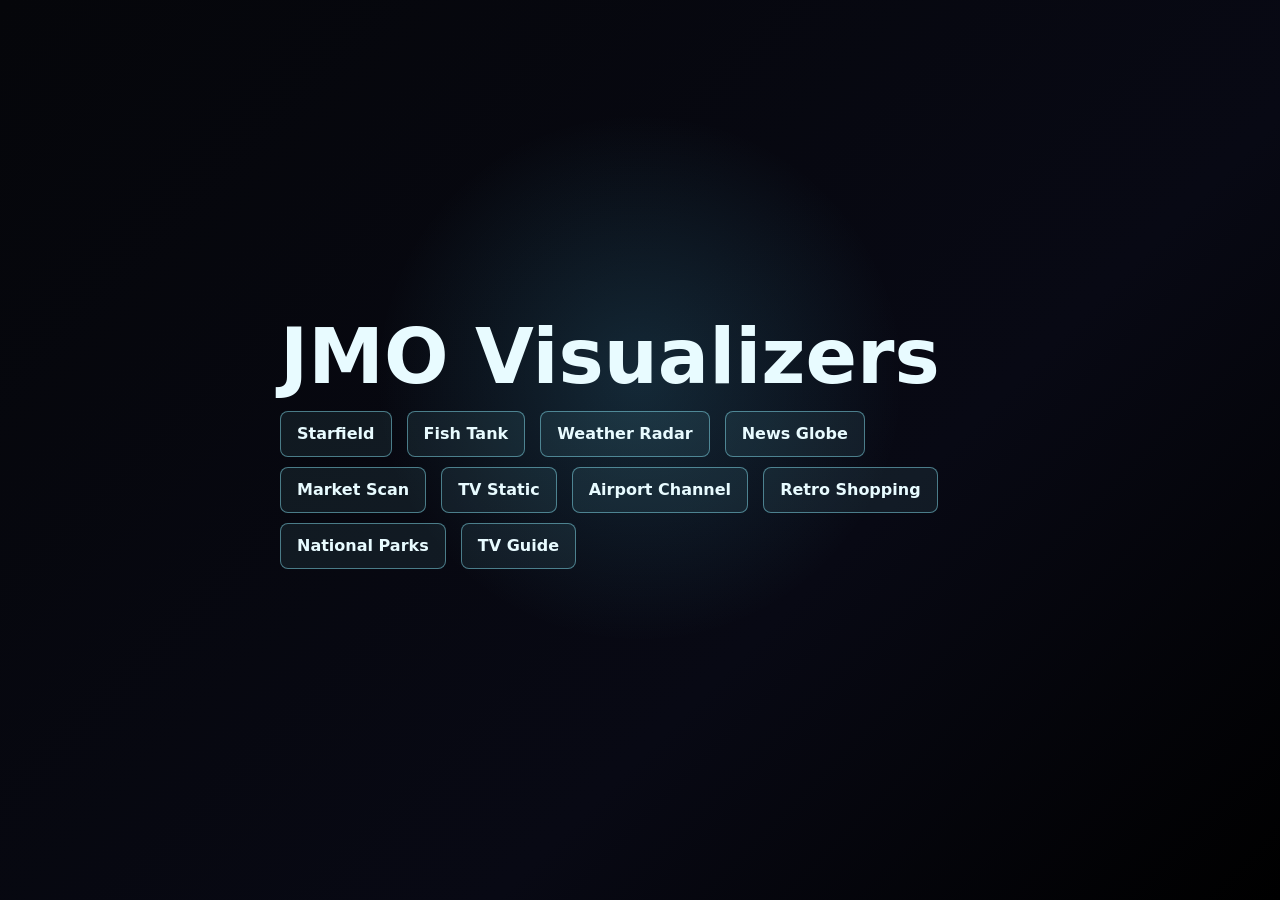
<file: index.html>
<!doctype html>
<html lang="en">
  <head>
    <meta charset="UTF-8" />
    <meta name="viewport" content="width=device-width, initial-scale=1.0" />
    <title>JMO Visualizers</title>
    <style>
      :root {
        color-scheme: dark;
        background: #05060a;
        color: #e8fbff;
        font-family: Inter, ui-sans-serif, system-ui, -apple-system, BlinkMacSystemFont, "Segoe UI", sans-serif;
      }

      body {
        min-height: 100vh;
        margin: 0;
        display: grid;
        place-items: center;
        background:
          radial-gradient(circle at 50% 42%, rgba(89, 214, 255, 0.16), transparent 32%),
          linear-gradient(135deg, #05060a, #080914 64%, #000000);
      }

      main {
        width: min(92vw, 720px);
      }

      h1 {
        margin: 0 0 18px;
        font-size: clamp(34px, 8vw, 76px);
        line-height: 0.94;
        letter-spacing: 0;
      }

      a {
        display: inline-flex;
        align-items: center;
        min-height: 44px;
        margin-right: 10px;
        margin-bottom: 10px;
        padding: 0 16px;
        border: 1px solid rgba(142, 239, 255, 0.46);
        border-radius: 8px;
        color: #e8fbff;
        background: rgba(142, 239, 255, 0.08);
        text-decoration: none;
        font-weight: 700;
      }

      a:focus,
      a:hover {
        border-color: rgba(255, 255, 255, 0.82);
        background: rgba(142, 239, 255, 0.16);
      }
    </style>
  </head>
  <body>
    <main>
      <h1>JMO Visualizers</h1>
      <a href="./starfield/">Starfield</a>
      <a href="./godot-aquarium/">Fish Tank</a>
      <a href="./weather-radar/">Weather Radar</a>
      <a href="./news-globe/">News Globe</a>
      <a href="./stock-channel/">Market Scan</a>
      <a href="./tv-static/">TV Static</a>
      <a href="./airport-channel/">Airport Channel</a>
      <a href="./retro-shopping/">Retro Shopping</a>
      <a href="./national-parks/">National Parks</a>
      <a href="./tv-guide/">TV Guide</a>
    </main>
  </body>
</html>
</file>
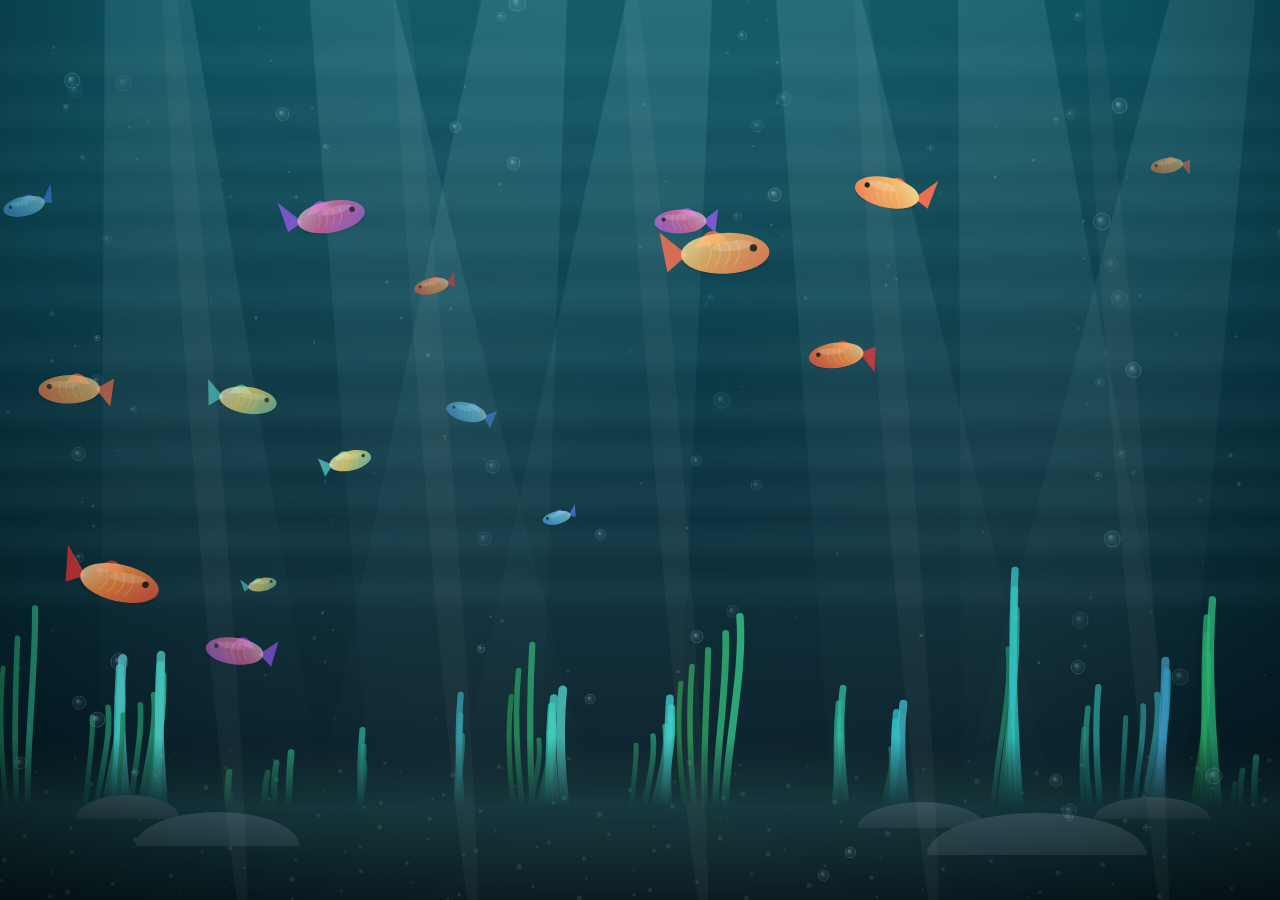
<file: fish-tank/index.html>
<!doctype html>
<html lang="en">
  <head>
    <meta charset="UTF-8" />
    <meta name="viewport" content="width=device-width, initial-scale=1.0" />
    <title>Virtual Fish Tank</title>
    <link rel="stylesheet" href="./style.css" />
  </head>
  <body>
    <canvas id="tank" aria-label="Virtual fish tank"></canvas>
    <script type="module" src="./fish-tank.js"></script>
  </body>
</html>
</file>
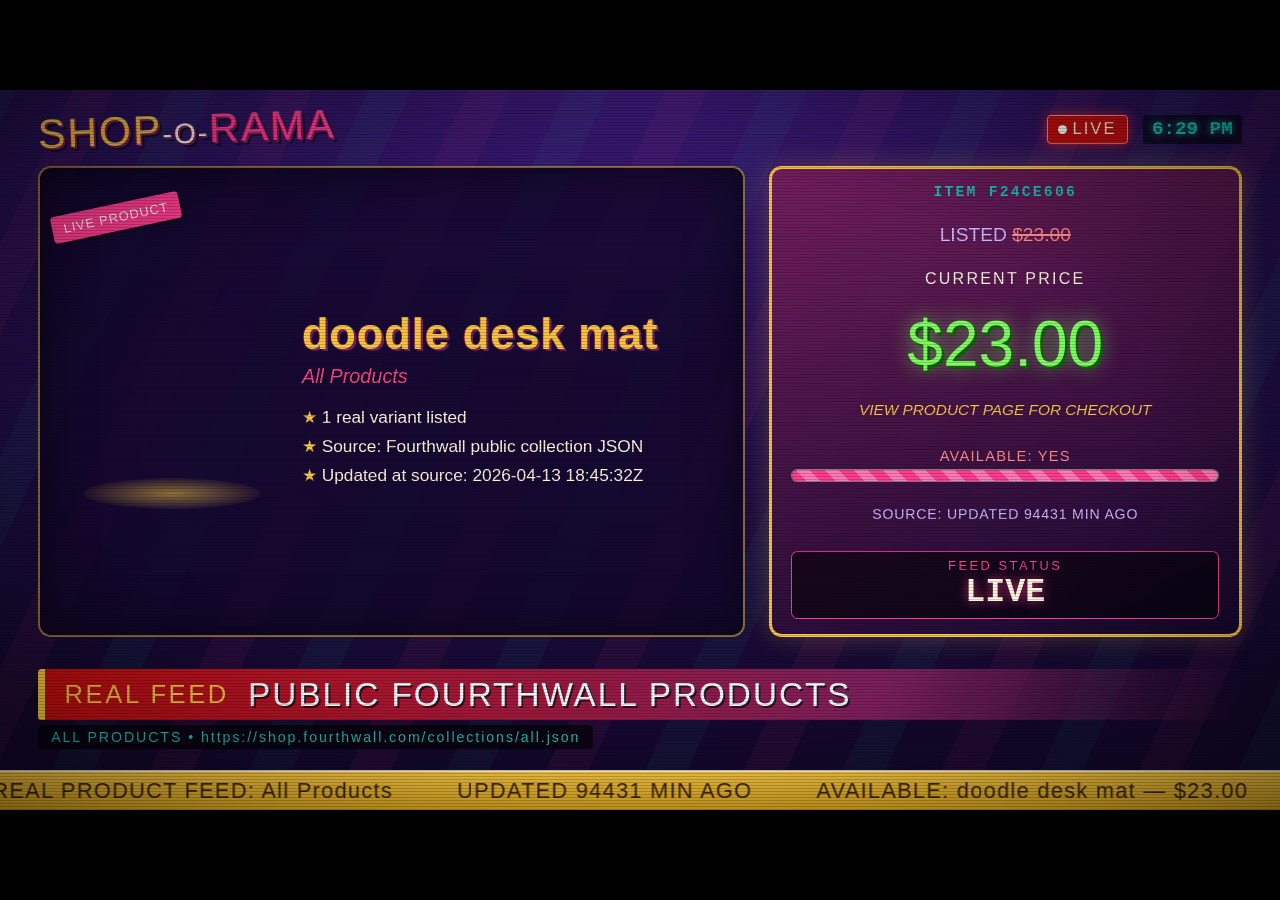
<file: retro-shopping/index.html>
<!doctype html>
<html lang="en">
  <head>
    <meta charset="utf-8">
    <meta name="viewport" content="width=device-width, initial-scale=1">
    <title>JMO Shop-O-Rama</title>
    <link rel="stylesheet" href="./styles.css?v=retro-shopping-real-1">
  </head>
  <body>
    <main class="stage" aria-label="Retro shopping channel visualizer">
      <div class="set">

        <!-- Top bar -->
        <header class="topbar">
          <div class="logo">
            <span class="logo-shop">SHOP</span><span class="logo-o">-O-</span><span class="logo-rama">RAMA</span>
          </div>
          <div class="topbar-right">
            <div class="live-bug"><span class="live-dot"></span>LIVE</div>
            <div class="clock" id="clock">12:00 AM</div>
          </div>
        </header>

        <!-- Showcase -->
        <section class="showcase">
          <div class="product-panel" id="product-panel">
            <div class="pedestal-wrap">
              <div class="sparkle s1"></div>
              <div class="sparkle s2"></div>
              <div class="sparkle s3"></div>
              <div class="hero" id="hero">🍳</div>
              <div class="pedestal"></div>
              <div class="badge" id="badge">AS SEEN ON TV</div>
            </div>
            <div class="product-copy">
              <h1 class="product-name" id="product-name">MiracleChef 3000</h1>
              <p class="product-tag" id="product-tag">It slices! It dices! It never quits!</p>
              <ul class="features" id="features"></ul>
            </div>
          </div>

          <aside class="price-panel">
            <div class="item-no" id="item-no">ITEM #A-1000</div>
            <div class="retail">LISTED <s id="retail-price">$--</s></div>
            <div class="price-label">CURRENT PRICE</div>
            <div class="price" id="price">$19.99</div>
            <div class="payments" id="payments">or 3 EZ payments of $6.66</div>
            <div class="stock">
              <div class="stock-label">AVAILABLE: <span id="stock-count">--</span></div>
              <div class="stock-bar"><div class="stock-fill" id="stock-fill"></div></div>
            </div>
            <div class="sold">SOURCE: <span id="sold-count">LOADING</span></div>
            <div class="countdown-box">
              <div class="countdown-label">FEED STATUS</div>
              <div class="countdown" id="countdown">LIVE</div>
            </div>
          </aside>
        </section>

        <!-- Lower third -->
        <footer class="lower-third">
          <div class="call-now">
            <span class="call-flash">REAL FEED</span>
            <span class="phone">PUBLIC FOURTHWALL PRODUCTS</span>
          </div>
          <div class="host-strap" id="host-strap">RANDY VELVETEEN &nbsp;•&nbsp; YOUR LATE-NIGHT DEALS HOST</div>
        </footer>

        <!-- Ticker -->
        <div class="ticker">
          <div class="ticker-track" id="ticker-track"></div>
        </div>

        <!-- VHS overlays -->
        <canvas id="static-canvas" class="static-burst"></canvas>
        <div class="tracking-bar" id="tracking-bar"></div>
        <div class="scanlines"></div>
        <div class="vignette"></div>
        <div class="vhs-osd" id="vhs-osd">PLAY &#9654;</div>
      </div>
    </main>

    <script src="./app.js?v=retro-shopping-real-1"></script>
  </body>
</html>
</file>
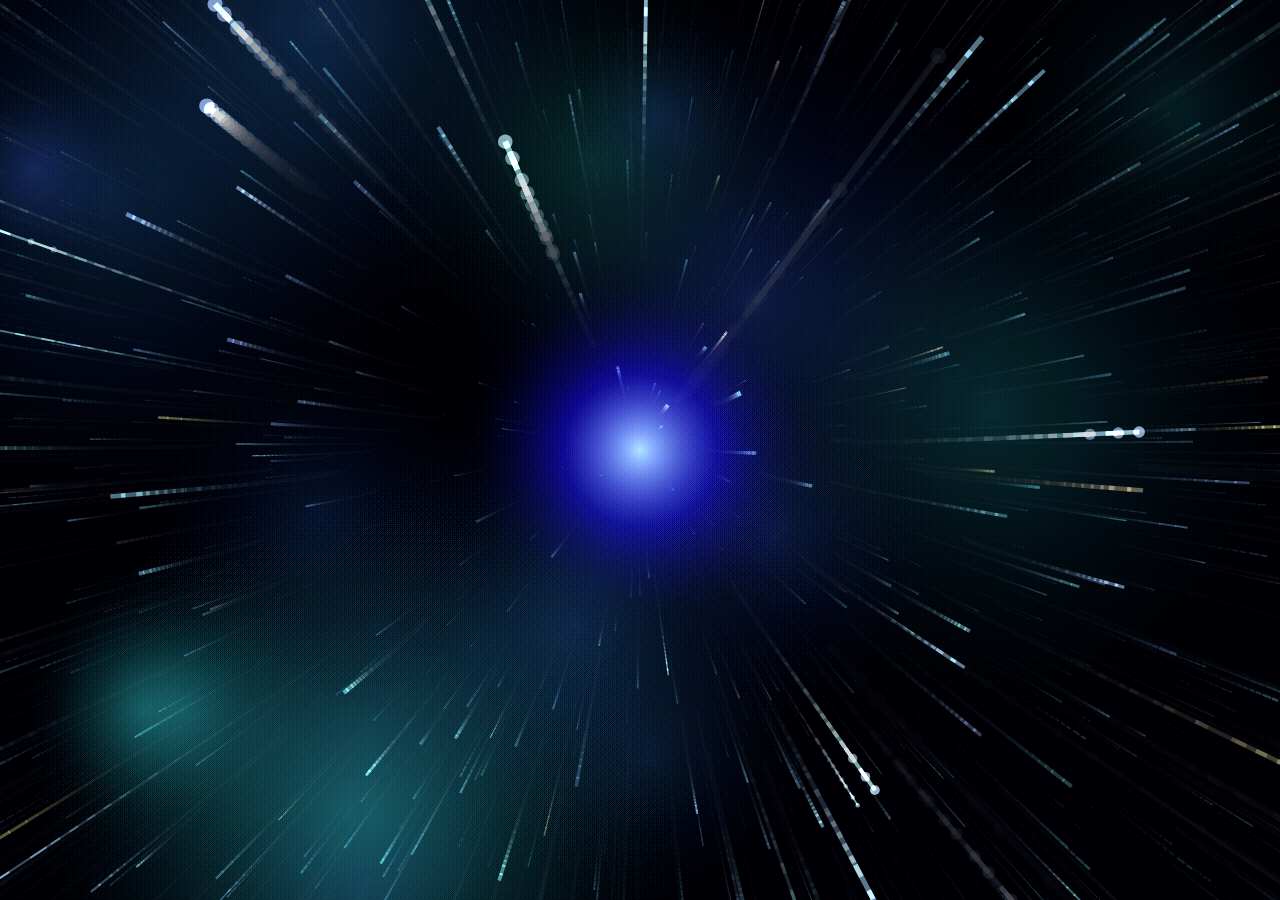
<file: starfield/index.html>
<!doctype html>
<html lang="en">
  <head>
    <meta charset="UTF-8" />
    <meta name="viewport" content="width=device-width, initial-scale=1.0" />
    <title>Starfield Visualizer</title>
    <link rel="stylesheet" href="./style.css" />
  </head>
  <body>
    <canvas id="starfield" aria-label="Audio reactive starfield"></canvas>
    <script type="module" src="./starfield.js"></script>
  </body>
</html>
</file>
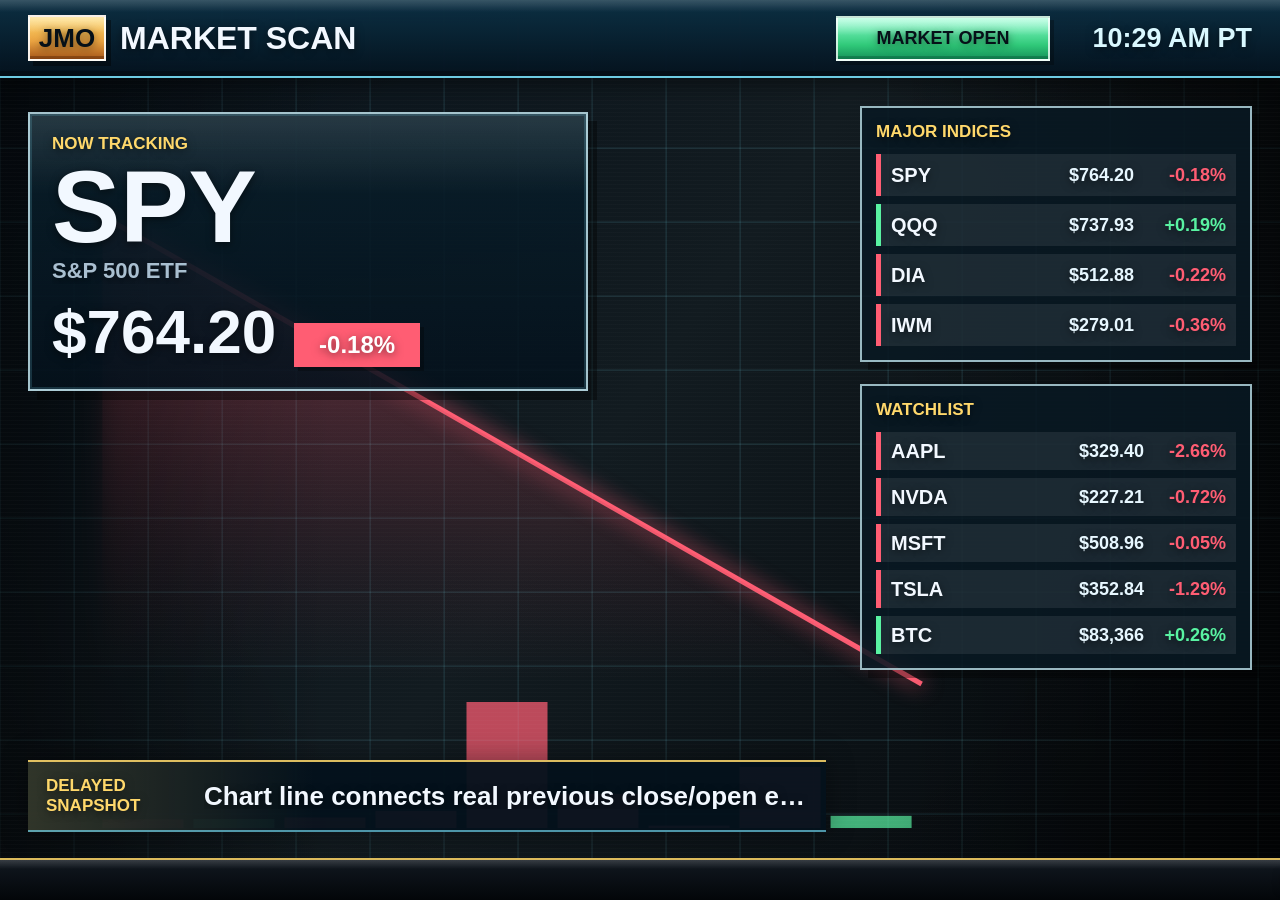
<file: stock-channel/index.html>
<!doctype html>
<html lang="en">
  <head>
    <meta charset="utf-8">
    <meta name="viewport" content="width=device-width, initial-scale=1">
    <title>JMO Market Scan</title>
    <link rel="stylesheet" href="./styles.css?v=market-scan-1">
  </head>
  <body>
    <main class="frame">
      <canvas id="chart" aria-label="Market chart"></canvas>

      <div class="grid-glow"></div>
      <div class="scanlines"></div>
      <div class="vignette"></div>

      <header class="topbar">
        <div class="brand">
          <span class="brand-mark">JMO</span>
          <span class="brand-title">Market Scan</span>
        </div>
        <div id="market-state" class="market-state">PRE-MARKET</div>
        <div id="clock" class="clock">--:-- PT</div>
      </header>

      <section class="hero-quote">
        <div class="quote-label">NOW TRACKING</div>
        <div id="active-symbol" class="active-symbol">SPY</div>
        <div id="active-name" class="active-name">S&P 500 ETF</div>
        <div class="price-row">
          <span id="active-price" class="active-price">$---.--</span>
          <span id="active-change" class="active-change flat">+0.00%</span>
        </div>
      </section>

      <aside class="market-board">
        <div class="board-title">MAJOR INDICES</div>
        <div id="indices" class="quote-list"></div>
      </aside>

      <aside class="watchlist-board">
        <div class="board-title">WATCHLIST</div>
        <div id="watchlist" class="quote-list compact"></div>
      </aside>

      <section class="headline-panel">
        <div id="headline-source" class="headline-source">MARKET DESK</div>
        <div id="headline" class="headline">Scanning futures, rates, tech, energy, crypto, and market breadth.</div>
      </section>

      <footer class="ticker">
        <div id="ticker-text" class="ticker-text">LOADING MARKET TAPE...</div>
      </footer>
    </main>

    <script src="./config.js?v=market-proxy-1"></script>
    <script src="./app.js?v=market-proxy-1"></script>
  </body>
</html>
</file>
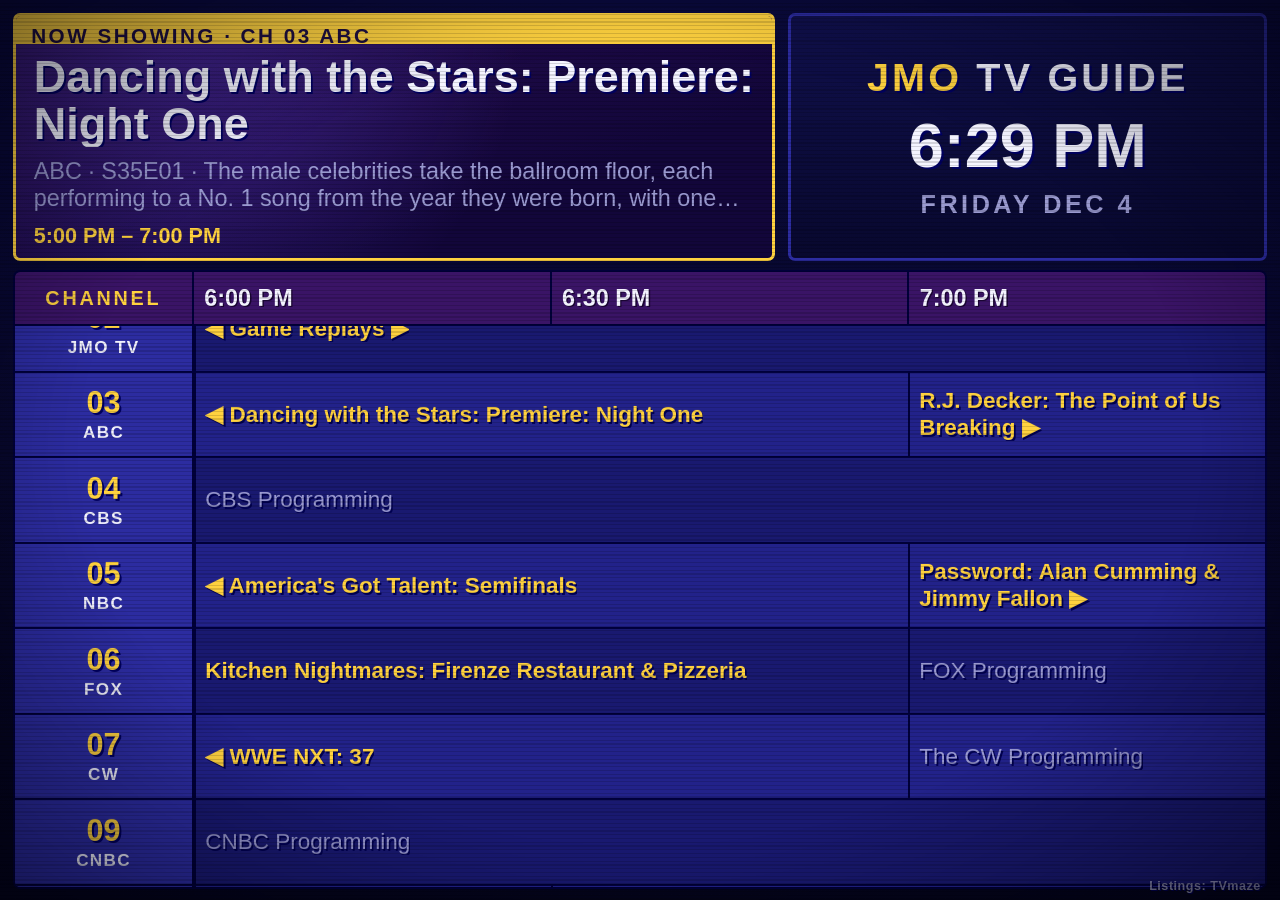
<file: tv-guide/index.html>
<!doctype html>
<html lang="en">
  <head>
    <meta charset="utf-8">
    <meta name="viewport" content="width=device-width, initial-scale=1">
    <title>JMO TV Guide</title>
    <link rel="stylesheet" href="./styles.css?v=tv-guide-1">
  </head>
  <body>
    <main class="stage" aria-label="Retro TV guide channel visualizer">
      <header class="topbar">
        <section class="promo">
          <div class="promo-label" id="promo-label">JMO TV</div>
          <div class="promo-body" id="promo-body">
            <div class="promo-title">LOADING LISTINGS…</div>
            <div class="promo-desc">Reading guide.csv</div>
          </div>
        </section>
        <section class="clockbox">
          <div class="brand">JMO <span>TV GUIDE</span></div>
          <div id="clock-time">--:--</div>
          <div id="clock-date">&nbsp;</div>
        </section>
      </header>

      <div class="timebar">
        <div class="timebar-channel">CHANNEL</div>
        <div class="timebar-slots" id="timebar-slots"></div>
      </div>

      <div class="grid-viewport" id="grid-viewport">
        <div class="grid-strip" id="grid-strip" data-loop="0"></div>
      </div>

      <a class="source-credit" href="https://www.tvmaze.com/" target="_blank" rel="noopener">Listings: TVmaze</a>
      <div class="scanlines"></div>
      <div class="vignette"></div>
    </main>
    <script src="./app.js?v=tv-guide-refresh-skip-1"></script>
  </body>
</html>
</file>
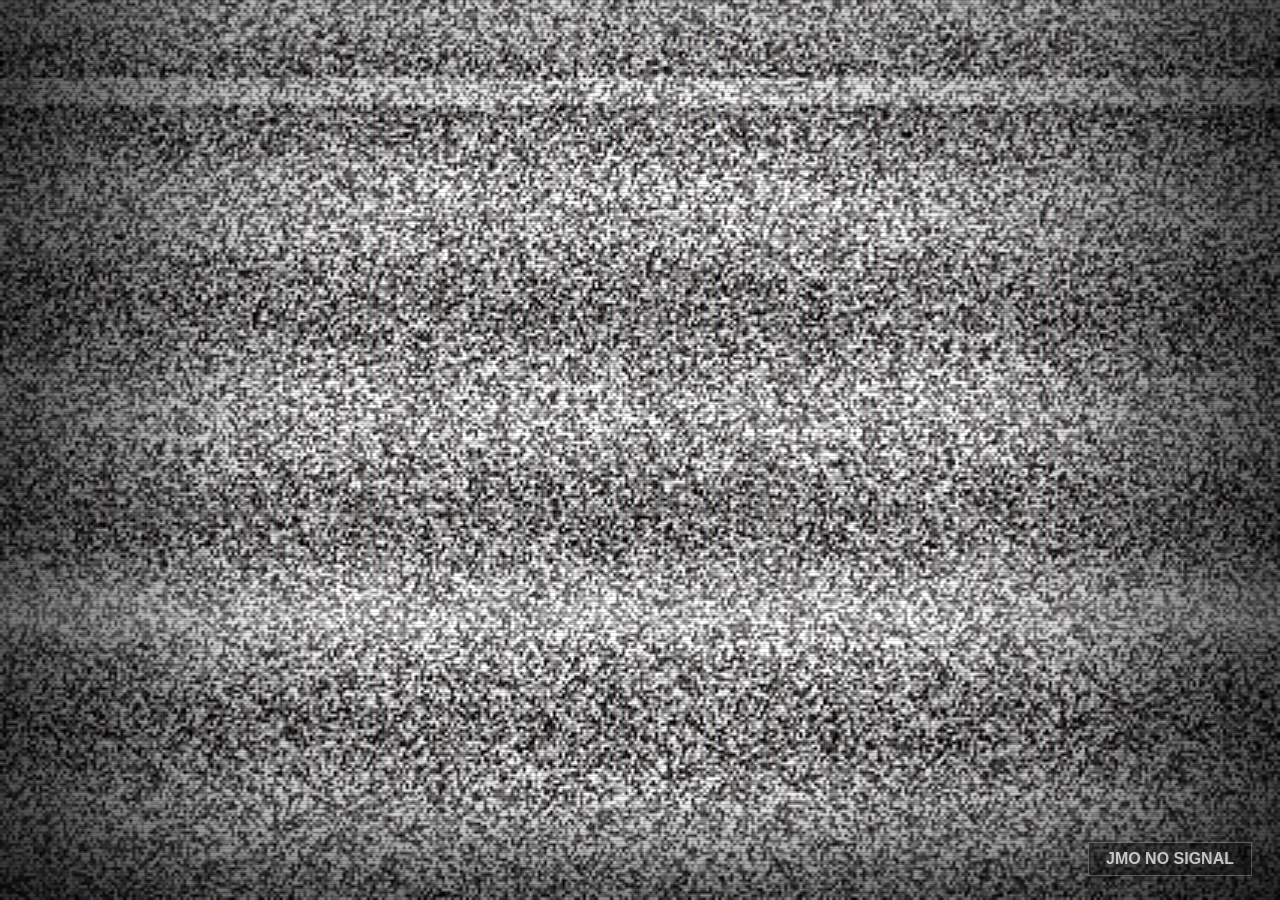
<file: tv-static/index.html>
<!doctype html>
<html lang="en">
  <head>
    <meta charset="utf-8">
    <meta name="viewport" content="width=device-width, initial-scale=1">
    <title>JMO TV Static</title>
    <link rel="stylesheet" href="./styles.css?v=tv-static-8">
  </head>
  <body>
    <main class="frame" aria-label="Analog TV static visualizer">
      <canvas id="static-canvas" aria-hidden="true"></canvas>
      <div class="scanlines" aria-hidden="true"></div>
      <div class="phosphor" aria-hidden="true"></div>
      <div class="vignette" aria-hidden="true"></div>
      <div class="sync-roll" aria-hidden="true"></div>
      <div class="channel-id">JMO NO SIGNAL</div>
    </main>

    <script src="./tv-static.js?v=tv-static-8"></script>
  </body>
</html>
</file>
<file: fish-tank/style.css>
:root {
  color-scheme: dark;
  background: #031421;
}

* {
  box-sizing: border-box;
}

html,
body {
  width: 100%;
  height: 100%;
  margin: 0;
  overflow: hidden;
  background: #031421;
}

canvas {
  display: block;
  width: 100vw;
  height: 100vh;
  touch-action: none;
}
</file>
<file: retro-shopping/styles.css>
/* JMO Shop-O-Rama — retro home-shopping channel */

@font-face { font-family: fallback-check; src: local("Impact"); }

:root {
  --gold: #f5c542;
  --hot-pink: #ff3d8f;
  --teal: #19c2b8;
  --cream: #fff6e0;
  --deep: #14082e;
  --panel: rgba(20, 8, 46, 0.82);
}

* { margin: 0; padding: 0; box-sizing: border-box; }

html, body {
  width: 100%;
  height: 100%;
  background: #000;
  overflow: hidden;
  font-family: "Trebuchet MS", "Verdana", sans-serif;
  color: var(--cream);
}

.stage {
  position: fixed;
  inset: 0;
  display: flex;
  align-items: center;
  justify-content: center;
  background: #000;
}

.set {
  position: relative;
  width: 100vw;
  height: 56.25vw;      /* keep 16:9 */
  max-height: 100vh;
  max-width: 177.78vh;
  overflow: hidden;
  background:
    radial-gradient(120% 90% at 50% 0%, #3c1a78 0%, #24104f 45%, #14082e 100%);
  animation: tape-wobble 9s ease-in-out infinite;
}

/* subtle diagonal studio stripes */
.set::before {
  content: "";
  position: absolute;
  inset: -20%;
  background: repeating-linear-gradient(
    115deg,
    rgba(255, 61, 143, 0.06) 0 3vw,
    transparent 3vw 7vw,
    rgba(25, 194, 184, 0.05) 7vw 10vw,
    transparent 10vw 14vw
  );
  animation: stripes-drift 40s linear infinite;
  pointer-events: none;
}

@keyframes stripes-drift {
  from { transform: translateX(0); }
  to   { transform: translateX(14vw); }
}

@keyframes tape-wobble {
  0%, 92%, 100% { transform: translateY(0) skewX(0deg); }
  93% { transform: translateY(0.15%) skewX(0.12deg); }
  95% { transform: translateY(-0.1%) skewX(-0.1deg); }
  97% { transform: translateY(0.05%) skewX(0.05deg); }
}

/* ---------- Top bar ---------- */

.topbar {
  position: absolute;
  top: 2.2%;
  left: 3%;
  right: 3%;
  display: flex;
  justify-content: space-between;
  align-items: center;
  z-index: 5;
}

.logo {
  font-family: Impact, "Arial Black", sans-serif;
  font-size: 3.2vw;
  letter-spacing: 0.05em;
  transform: rotate(-2deg);
  text-shadow:
    0.15vw 0.15vw 0 #7a1f5c,
    0.3vw 0.3vw 0 rgba(0, 0, 0, 0.5),
    -0.08vw 0 0 rgba(255, 0, 60, 0.55),
    0.08vw 0 0 rgba(0, 220, 255, 0.55);
}
.logo-shop { color: var(--gold); }
.logo-o    { color: var(--cream); font-size: 2.2vw; }
.logo-rama { color: var(--hot-pink); }

.topbar-right {
  display: flex;
  align-items: center;
  gap: 1.2vw;
}

.live-bug {
  display: flex;
  align-items: center;
  gap: 0.4vw;
  background: #c40f0f;
  border: 0.15vw solid #ff8a8a;
  padding: 0.25vw 0.8vw;
  font-family: Impact, "Arial Black", sans-serif;
  font-size: 1.3vw;
  letter-spacing: 0.12em;
  border-radius: 0.3vw;
  box-shadow: 0 0 1vw rgba(255, 40, 40, 0.7);
}

.live-dot {
  width: 0.7vw;
  height: 0.7vw;
  background: #fff;
  border-radius: 50%;
  animation: blink 1.1s steps(2, start) infinite;
}

.clock {
  font-family: "Courier New", monospace;
  font-weight: bold;
  font-size: 1.5vw;
  color: var(--teal);
  background: rgba(0, 0, 0, 0.55);
  padding: 0.25vw 0.7vw;
  border-radius: 0.3vw;
  text-shadow: 0 0 0.6vw rgba(25, 194, 184, 0.8);
}

@keyframes blink { 50% { opacity: 0.15; } }

/* ---------- Showcase ---------- */

.showcase {
  position: absolute;
  top: 10.5%;
  left: 3%;
  right: 3%;
  bottom: 24%;
  display: flex;
  gap: 2%;
  z-index: 4;
}

.product-panel {
  flex: 1.55;
  display: flex;
  align-items: center;
  gap: 2.5%;
  background: var(--panel);
  border: 0.2vw solid rgba(245, 197, 66, 0.55);
  border-radius: 1vw;
  padding: 1.5vw;
  box-shadow: inset 0 0 4vw rgba(0, 0, 0, 0.5);
  transition: opacity 0.25s ease;
}

.product-panel.swapping { opacity: 0; }

.pedestal-wrap {
  position: relative;
  flex: 0 0 34%;
  display: flex;
  flex-direction: column;
  align-items: center;
  justify-content: center;
  height: 100%;
}

.hero {
  width: 15vw;
  height: 15vw;
  display: grid;
  place-items: center;
  border-radius: 0.7vw;
  background-position: center;
  background-size: contain;
  background-repeat: no-repeat;
  font-size: 11vw;
  line-height: 1;
  filter: drop-shadow(0 1vw 1.2vw rgba(0, 0, 0, 0.6));
  animation: hero-float 4s ease-in-out infinite;
  z-index: 2;
}

@keyframes hero-float {
  0%, 100% { transform: translateY(0) rotate(-2deg); }
  50%      { transform: translateY(-1.2vw) rotate(2deg); }
}

.pedestal {
  width: 78%;
  height: 2.4vw;
  margin-top: -0.6vw;
  border-radius: 50%;
  background: radial-gradient(ellipse at center, rgba(245, 197, 66, 0.55), rgba(245, 197, 66, 0.06) 70%);
}

.badge {
  position: absolute;
  top: 4%;
  left: -4%;
  background: var(--hot-pink);
  color: #fff;
  font-family: Impact, "Arial Black", sans-serif;
  font-size: 1vw;
  letter-spacing: 0.08em;
  padding: 0.45vw 0.9vw;
  transform: rotate(-12deg);
  border-radius: 0.3vw;
  box-shadow: 0.2vw 0.2vw 0 rgba(0, 0, 0, 0.45);
  animation: badge-pulse 1.6s ease-in-out infinite;
  z-index: 3;
}

@keyframes badge-pulse {
  0%, 100% { transform: rotate(-12deg) scale(1); }
  50%      { transform: rotate(-12deg) scale(1.08); }
}

.sparkle {
  position: absolute;
  width: 1.1vw;
  height: 1.1vw;
  background:
    linear-gradient(#fff, #fff) 50% 0 / 18% 100% no-repeat,
    linear-gradient(#fff, #fff) 0 50% / 100% 18% no-repeat;
  filter: drop-shadow(0 0 0.4vw #fff);
  opacity: 0;
  animation: sparkle 2.8s ease-in-out infinite;
  z-index: 3;
}
.s1 { top: 18%; right: 12%; animation-delay: 0s; }
.s2 { top: 42%; left: 6%;  animation-delay: 0.9s; }
.s3 { top: 8%;  left: 30%; animation-delay: 1.8s; }

@keyframes sparkle {
  0%, 100% { opacity: 0; transform: scale(0.3) rotate(0deg); }
  50%      { opacity: 1; transform: scale(1) rotate(45deg); }
}

.product-copy { flex: 1; min-width: 0; }

.product-name {
  font-family: Impact, "Arial Black", sans-serif;
  font-size: 3.4vw;
  line-height: 1.05;
  color: var(--gold);
  letter-spacing: 0.02em;
  text-shadow:
    0.18vw 0.18vw 0 #7a1f5c,
    -0.07vw 0 0 rgba(255, 0, 60, 0.5),
    0.07vw 0 0 rgba(0, 220, 255, 0.5);
}

.product-tag {
  margin-top: 0.6vw;
  font-size: 1.55vw;
  font-style: italic;
  color: var(--hot-pink);
  text-shadow: 0.1vw 0.1vw 0 rgba(0, 0, 0, 0.6);
}

.features {
  margin-top: 1.1vw;
  list-style: none;
  font-size: 1.35vw;
  line-height: 1.7;
}

.features li { opacity: 0; animation: feature-in 0.4s ease forwards; }
.features li::before { content: "★ "; color: var(--gold); }
.features li:nth-child(1) { animation-delay: 0.15s; }
.features li:nth-child(2) { animation-delay: 0.55s; }
.features li:nth-child(3) { animation-delay: 0.95s; }

@keyframes feature-in {
  from { opacity: 0; transform: translateX(1.5vw); }
  to   { opacity: 1; transform: translateX(0); }
}

/* ---------- Price panel ---------- */

.price-panel {
  flex: 1;
  display: flex;
  flex-direction: column;
  justify-content: space-between;
  background: linear-gradient(160deg, rgba(122, 31, 92, 0.9), rgba(20, 8, 46, 0.92));
  border: 0.25vw solid var(--gold);
  border-radius: 1vw;
  padding: 1.2vw 1.5vw;
  text-align: center;
  box-shadow: 0 0 2vw rgba(245, 197, 66, 0.25);
}

.item-no {
  font-family: "Courier New", monospace;
  font-weight: bold;
  font-size: 1.15vw;
  color: var(--teal);
  letter-spacing: 0.15em;
}

.retail {
  font-size: 1.5vw;
  color: #cbb8ff;
}
.retail s { color: #ff8a8a; text-decoration-thickness: 0.18vw; }

.price-label {
  font-family: Impact, "Arial Black", sans-serif;
  font-size: 1.25vw;
  letter-spacing: 0.14em;
  color: var(--cream);
}

.price {
  font-family: Impact, "Arial Black", sans-serif;
  font-size: 5vw;
  line-height: 1;
  color: #7cff5e;
  text-shadow:
    0.2vw 0.2vw 0 #1c5c12,
    0 0 1.6vw rgba(124, 255, 94, 0.75);
  animation: price-throb 1.3s ease-in-out infinite;
}

.price.dropping { animation: price-drop 0.6s ease; }

@keyframes price-throb {
  0%, 100% { transform: scale(1); }
  50%      { transform: scale(1.05); }
}

@keyframes price-drop {
  0%   { transform: scale(1.6) rotate(-4deg); filter: brightness(2); }
  100% { transform: scale(1) rotate(0deg); filter: brightness(1); }
}

.payments {
  font-size: 1.2vw;
  font-style: italic;
  color: var(--gold);
}

.stock { margin-top: 0.4vw; }

.stock-label {
  font-family: Impact, "Arial Black", sans-serif;
  font-size: 1.15vw;
  letter-spacing: 0.08em;
  color: #ff8a8a;
}

.stock-bar {
  margin-top: 0.4vw;
  height: 1vw;
  border: 0.12vw solid rgba(255, 255, 255, 0.45);
  border-radius: 0.5vw;
  overflow: hidden;
  background: rgba(0, 0, 0, 0.5);
}

.stock-fill {
  height: 100%;
  width: 60%;
  background: repeating-linear-gradient(
    45deg, #ff3d8f 0 0.8vw, #ff7ab5 0.8vw 1.6vw);
  transition: width 0.8s ease;
}

.sold {
  font-size: 1.1vw;
  color: #cbb8ff;
  letter-spacing: 0.06em;
}

.countdown-box {
  margin-top: 0.4vw;
  background: rgba(0, 0, 0, 0.55);
  border: 0.15vw solid var(--hot-pink);
  border-radius: 0.5vw;
  padding: 0.5vw 0;
}

.countdown-label {
  font-size: 1vw;
  letter-spacing: 0.2em;
  color: var(--hot-pink);
}

.countdown {
  font-family: "Courier New", monospace;
  font-weight: bold;
  font-size: 2.6vw;
  color: var(--cream);
  text-shadow: 0 0 0.8vw rgba(255, 61, 143, 0.8);
}

.countdown.urgent { color: #ff5252; animation: blink 0.7s steps(2, start) infinite; }

/* ---------- Lower third ---------- */

.lower-third {
  position: absolute;
  left: 3%;
  right: 3%;
  bottom: 8.5%;
  z-index: 5;
}

.call-now {
  display: flex;
  align-items: center;
  gap: 1.5vw;
  background: linear-gradient(90deg, #c40f0f, #7a1f5c 70%, rgba(122, 31, 92, 0));
  border-left: 0.6vw solid var(--gold);
  padding: 0.5vw 1.5vw;
  border-radius: 0.3vw;
}

.call-flash {
  font-family: Impact, "Arial Black", sans-serif;
  font-size: 2vw;
  letter-spacing: 0.1em;
  color: var(--gold);
  animation: blink 0.9s steps(2, start) infinite;
}

.phone {
  font-family: Impact, "Arial Black", sans-serif;
  font-size: 2.6vw;
  letter-spacing: 0.06em;
  color: #fff;
  text-shadow:
    0.15vw 0.15vw 0 rgba(0, 0, 0, 0.6),
    -0.07vw 0 0 rgba(255, 0, 60, 0.5),
    0.07vw 0 0 rgba(0, 220, 255, 0.5);
}

.host-strap {
  margin-top: 0.4vw;
  display: inline-block;
  background: rgba(0, 0, 0, 0.65);
  font-size: 1.1vw;
  letter-spacing: 0.14em;
  padding: 0.3vw 1vw;
  border-radius: 0.3vw;
  color: var(--teal);
}

/* ---------- Ticker ---------- */

.ticker {
  position: absolute;
  left: 0;
  right: 0;
  bottom: 0;
  height: 5.5%;
  background: linear-gradient(180deg, #f5c542, #d9a51e);
  overflow: hidden;
  z-index: 6;
  border-top: 0.2vw solid #fff1c4;
}

.ticker-track {
  position: absolute;
  display: flex;
  align-items: center;
  height: 100%;
  white-space: nowrap;
  font-family: Impact, "Arial Black", sans-serif;
  font-size: 1.7vw;
  letter-spacing: 0.06em;
  color: #3a2402;
  will-change: transform;
}

.ticker-track span { padding: 0 2.5vw; }

/* ---------- VHS overlays ---------- */

.static-burst {
  position: absolute;
  inset: 0;
  width: 100%;
  height: 100%;
  z-index: 9;
  opacity: 0;
  pointer-events: none;
}

.tracking-bar {
  position: absolute;
  left: 0;
  right: 0;
  height: 3.5%;
  top: -10%;
  background: linear-gradient(180deg,
    rgba(255, 255, 255, 0) 0%,
    rgba(255, 255, 255, 0.14) 40%,
    rgba(180, 220, 255, 0.22) 55%,
    rgba(255, 255, 255, 0) 100%);
  filter: blur(0.15vw);
  z-index: 8;
  opacity: 0;
  pointer-events: none;
}

.tracking-bar.rolling { animation: tracking-roll 2.4s linear; }

@keyframes tracking-roll {
  0%   { top: 105%; opacity: 1; }
  100% { top: -10%; opacity: 1; }
}

.scanlines {
  position: absolute;
  inset: 0;
  z-index: 10;
  pointer-events: none;
  background: repeating-linear-gradient(
    to bottom,
    rgba(0, 0, 0, 0) 0 2px,
    rgba(0, 0, 0, 0.18) 2px 3px
  );
  mix-blend-mode: multiply;
}

.vignette {
  position: absolute;
  inset: 0;
  z-index: 11;
  pointer-events: none;
  background: radial-gradient(ellipse at center,
    rgba(0, 0, 0, 0) 55%,
    rgba(0, 0, 0, 0.42) 100%);
}

.vhs-osd {
  position: absolute;
  top: 10.5%;
  left: 3.5%;
  z-index: 12;
  font-family: "Courier New", monospace;
  font-weight: bold;
  font-size: 1.8vw;
  color: #eaffea;
  text-shadow: 0 0 0.5vw rgba(180, 255, 180, 0.9);
  opacity: 0;
  transition: opacity 0.3s ease;
  pointer-events: none;
}

.vhs-osd.visible { opacity: 0.85; }

/* glitch jolt applied to the whole set during static bursts */
.set.glitching {
  animation: glitch-jolt 0.32s steps(3) 1;
}

@keyframes glitch-jolt {
  0%   { transform: translate(0.4%, -0.3%) skewX(1.4deg); filter: hue-rotate(18deg) saturate(1.6); }
  50%  { transform: translate(-0.5%, 0.2%) skewX(-1.8deg); filter: hue-rotate(-14deg) saturate(2); }
  100% { transform: translate(0, 0) skewX(0); filter: none; }
}
</file>
<file: starfield/style.css>
:root {
  color-scheme: dark;
  background: #000007;
  font-family: Inter, ui-sans-serif, system-ui, -apple-system, BlinkMacSystemFont, "Segoe UI", sans-serif;
}

* {
  box-sizing: border-box;
}

html,
body {
  width: 100%;
  height: 100%;
  margin: 0;
  overflow: hidden;
  background:
    radial-gradient(circle at 48% 54%, rgba(22, 76, 128, 0.18), transparent 30%),
    radial-gradient(circle at 50% 50%, #050719 0%, #01020a 58%, #000000 100%);
}

canvas {
  display: block;
  width: 100vw;
  height: 100vh;
  touch-action: none;
}
</file>
<file: stock-channel/styles.css>
:root {
  color-scheme: dark;
  --ink: #061018;
  --panel: rgba(9, 24, 35, 0.88);
  --panel-strong: rgba(4, 17, 28, 0.95);
  --cyan: #7be7ff;
  --lime: #59f2a2;
  --red: #ff5d73;
  --gold: #ffd86b;
  --violet: #aeb2ff;
  --white: #f2f8ff;
  --muted: #a9bfd0;
  --safe-x: 28px;
  --topbar-h: 78px;
  --ticker-h: 42px;
  font-family: Arial, Helvetica, sans-serif;
}

* {
  box-sizing: border-box;
}

html,
body,
.frame,
#chart {
  width: 100%;
  height: 100%;
  margin: 0;
  overflow: hidden;
}

body {
  background:
    radial-gradient(circle at 24% 18%, rgba(123, 231, 255, 0.16), transparent 28%),
    radial-gradient(circle at 74% 54%, rgba(255, 216, 107, 0.08), transparent 24%),
    linear-gradient(135deg, #061018 0%, #101820 48%, #05070c 100%);
}

.frame {
  position: relative;
  aspect-ratio: 16 / 9;
  background: #061018;
  color: var(--white);
}

#chart {
  position: absolute;
  inset: 0;
}

.grid-glow,
.scanlines,
.vignette {
  position: absolute;
  inset: 0;
  pointer-events: none;
}

.grid-glow {
  z-index: 100;
  opacity: 0.42;
  background-image:
    linear-gradient(rgba(123, 231, 255, 0.1) 1px, transparent 1px),
    linear-gradient(90deg, rgba(123, 231, 255, 0.1) 1px, transparent 1px);
  background-size: 74px 74px;
  mask-image: linear-gradient(180deg, transparent 0%, #000 16%, #000 78%, transparent 100%);
}

.scanlines {
  z-index: 450;
  opacity: 0.08;
  background-image: repeating-linear-gradient(
    to bottom,
    rgba(255, 255, 255, 0.2),
    rgba(255, 255, 255, 0.2) 1px,
    transparent 1px,
    transparent 4px
  );
}

.vignette {
  z-index: 420;
  background:
    linear-gradient(90deg, rgba(0, 0, 0, 0.38), transparent 26%, transparent 70%, rgba(0, 0, 0, 0.44)),
    radial-gradient(circle at center, transparent 54%, rgba(0, 0, 0, 0.36));
}

.topbar,
.hero-quote,
.market-board,
.watchlist-board,
.headline-panel,
.ticker {
  position: absolute;
  z-index: 500;
  text-shadow: 0 2px 8px rgba(0, 0, 0, 0.52);
}

.topbar {
  top: 0;
  left: 0;
  right: 0;
  height: var(--topbar-h);
  display: grid;
  grid-template-columns: minmax(0, 1fr) auto 180px;
  align-items: center;
  gap: 22px;
  padding: 0 var(--safe-x);
  background:
    linear-gradient(180deg, rgba(255, 255, 255, 0.18), transparent 12px),
    linear-gradient(180deg, rgba(12, 48, 68, 0.98), rgba(4, 18, 30, 0.96));
  border-bottom: 2px solid rgba(123, 231, 255, 0.82);
  box-shadow:
    inset 0 -5px 0 rgba(0, 0, 0, 0.28),
    0 7px 18px rgba(0, 0, 0, 0.42);
}

.brand {
  display: flex;
  align-items: center;
  min-width: 0;
  gap: 14px;
}

.brand-mark {
  display: inline-grid;
  place-items: center;
  width: 78px;
  height: 46px;
  color: #061018;
  background:
    linear-gradient(180deg, rgba(255, 255, 255, 0.45), transparent 38%),
    linear-gradient(180deg, #ffd86b, #eaa341 58%, #a7581a);
  font-weight: 900;
  font-size: 26px;
  border: 2px solid rgba(255, 255, 255, 0.9);
  box-shadow:
    inset 0 -3px 0 rgba(65, 26, 0, 0.34),
    5px 5px 0 rgba(0, 0, 0, 0.42);
}

.brand-title {
  min-width: 0;
  font-size: 32px;
  font-weight: 900;
  letter-spacing: 0;
  text-transform: uppercase;
  white-space: nowrap;
}

.market-state {
  min-width: 214px;
  padding: 10px 18px;
  text-align: center;
  font-size: 18px;
  font-weight: 900;
  color: #061018;
  background:
    linear-gradient(180deg, rgba(255, 255, 255, 0.52), transparent 42%),
    linear-gradient(180deg, #8fffd1, #30c979 66%, #15925a);
  border: 2px solid rgba(255, 255, 255, 0.76);
  box-shadow:
    inset 0 -3px 0 rgba(0, 65, 45, 0.32),
    4px 4px 0 rgba(0, 0, 0, 0.28);
}

.clock {
  text-align: right;
  font-size: 27px;
  font-weight: 900;
  color: #d9f8ff;
}

.hero-quote {
  left: var(--safe-x);
  top: calc(var(--topbar-h) + 34px);
  width: min(44vw, 560px);
  padding: 20px 22px 22px;
  background:
    linear-gradient(180deg, rgba(255, 255, 255, 0.12), transparent 80px),
    linear-gradient(180deg, rgba(9, 31, 43, 0.94), rgba(4, 17, 28, 0.86));
  border: 2px solid rgba(210, 247, 255, 0.78);
  box-shadow:
    inset 0 0 0 2px rgba(123, 231, 255, 0.16),
    9px 9px 0 rgba(0, 0, 0, 0.38);
}

.quote-label,
.board-title,
.headline-source {
  color: var(--gold);
  font-size: 17px;
  font-weight: 900;
  letter-spacing: 0;
  text-transform: uppercase;
}

.active-symbol {
  margin-top: 8px;
  font-size: clamp(58px, 8vw, 106px);
  line-height: 0.88;
  font-weight: 900;
}

.active-name {
  margin-top: 6px;
  color: var(--muted);
  font-size: 22px;
  font-weight: 800;
  white-space: nowrap;
  overflow: hidden;
  text-overflow: ellipsis;
}

.price-row {
  display: flex;
  align-items: baseline;
  gap: 18px;
  margin-top: 12px;
}

.active-price {
  font-size: clamp(38px, 5vw, 62px);
  font-weight: 900;
}

.active-change {
  padding: 8px 12px;
  min-width: 126px;
  text-align: center;
  font-size: 24px;
  font-weight: 900;
  color: #061018;
  background: var(--lime);
  box-shadow: 4px 4px 0 rgba(0, 0, 0, 0.3);
}

.active-change.down {
  background: var(--red);
  color: #fff;
}

.active-change.flat {
  background: var(--violet);
}

.market-board,
.watchlist-board {
  right: var(--safe-x);
  width: 392px;
  padding: 14px;
  background: var(--panel);
  border: 2px solid rgba(210, 247, 255, 0.72);
  box-shadow: 8px 8px 0 rgba(0, 0, 0, 0.36);
}

.market-board {
  top: calc(var(--topbar-h) + 28px);
}

.watchlist-board {
  top: calc(var(--topbar-h) + 306px);
}

.quote-list {
  display: grid;
  gap: 8px;
  margin-top: 12px;
}

.quote-item {
  display: grid;
  grid-template-columns: 74px minmax(0, 1fr) 92px;
  align-items: center;
  min-height: 42px;
  padding: 0 10px;
  background: rgba(255, 255, 255, 0.08);
  border-left: 5px solid var(--lime);
}

.quote-item.down {
  border-left-color: var(--red);
}

.quote-symbol {
  font-size: 20px;
  font-weight: 900;
}

.quote-price {
  min-width: 0;
  color: #e7f7ff;
  font-size: 18px;
  font-weight: 800;
  text-align: right;
}

.quote-change {
  color: var(--lime);
  font-size: 18px;
  font-weight: 900;
  text-align: right;
}

.quote-item.down .quote-change {
  color: var(--red);
}

.compact .quote-item {
  grid-template-columns: 74px minmax(0, 1fr) 82px;
  min-height: 38px;
}

.headline-panel {
  left: var(--safe-x);
  right: 454px;
  bottom: calc(var(--ticker-h) + 26px);
  display: grid;
  grid-template-columns: 140px minmax(0, 1fr);
  gap: 18px;
  align-items: center;
  padding: 14px 18px;
  background:
    linear-gradient(90deg, rgba(255, 216, 107, 0.18), transparent 36%),
    var(--panel-strong);
  border-top: 2px solid rgba(255, 216, 107, 0.86);
  border-bottom: 2px solid rgba(123, 231, 255, 0.62);
  box-shadow: 0 0 28px rgba(0, 0, 0, 0.38);
}

.headline {
  min-width: 0;
  font-size: 26px;
  line-height: 1.02;
  font-weight: 900;
  white-space: nowrap;
  overflow: hidden;
  text-overflow: ellipsis;
}

.ticker {
  left: 0;
  right: 0;
  bottom: 0;
  height: var(--ticker-h);
  display: flex;
  align-items: center;
  overflow: hidden;
  background:
    linear-gradient(180deg, rgba(255, 255, 255, 0.16), transparent 9px),
    linear-gradient(180deg, #111820, #030609);
  border-top: 2px solid rgba(255, 216, 107, 0.86);
}

.ticker-text {
  display: inline-flex;
  gap: 34px;
  align-items: center;
  white-space: nowrap;
  font-size: 22px;
  font-weight: 900;
  color: #f7fbff;
  transform: translateX(100vw);
  animation: tape 36s linear infinite;
}

.ticker-up {
  color: var(--lime);
}

.ticker-down {
  color: var(--red);
}

@keyframes tape {
  from {
    transform: translateX(100vw);
  }

  to {
    transform: translateX(-100%);
  }
}

@media (max-width: 900px) {
  :root {
    --safe-x: 14px;
    --topbar-h: 64px;
    --ticker-h: 36px;
  }

  .topbar {
    grid-template-columns: minmax(0, 1fr) 132px;
    gap: 10px;
  }

  .brand-mark {
    width: 58px;
    height: 38px;
    font-size: 20px;
  }

  .brand-title {
    font-size: 22px;
  }

  .market-state {
    display: none;
  }

  .clock {
    font-size: 20px;
  }

  .hero-quote {
    width: calc(100vw - 28px);
    top: calc(var(--topbar-h) + 18px);
  }

  .market-board,
  .watchlist-board {
    width: calc(50vw - 21px);
    padding: 12px;
    top: auto;
    bottom: calc(var(--ticker-h) + 96px);
  }

  .market-board {
    left: var(--safe-x);
    right: auto;
  }

  .watchlist-board {
    right: var(--safe-x);
  }

  .headline-panel {
    left: var(--safe-x);
    right: var(--safe-x);
    bottom: calc(var(--ticker-h) + 18px);
    grid-template-columns: 104px minmax(0, 1fr);
  }

  .headline {
    font-size: 18px;
  }

  .quote-item,
  .compact .quote-item {
    grid-template-columns: minmax(0, 1fr) 72px;
    min-height: 40px;
    padding: 0 8px;
  }

  .quote-price {
    display: none;
  }

  .quote-symbol {
    font-size: 19px;
  }

  .quote-change {
    font-size: 16px;
  }
}
</file>
<file: tv-guide/styles.css>
/* JMO TV Guide — retro Prevue Channel-style program grid. 16:9, vw/vh sized. */

:root {
  color-scheme: dark;
  --bg-deep: #04041a;
  --grid-blue: #191970;
  --grid-blue-alt: #22228a;
  --channel-blue: #2c2ca0;
  --header-purple: #3a1466;
  --yellow: #ffd23f;
  --white: #f4f4ff;
  --dim: #9a9ad0;
  --line: #00003a;
  --font: "Verdana", "Helvetica Neue", Arial, sans-serif;
}

* {
  box-sizing: border-box;
}

html,
body {
  margin: 0;
  width: 100%;
  height: 100%;
  overflow: hidden;
  background: var(--bg-deep);
  font-family: var(--font);
  color: var(--white);
}

.stage {
  position: relative;
  width: 100vw;
  height: 100vh;
  display: flex;
  flex-direction: column;
  background: linear-gradient(180deg, #0a0a3c 0%, #04041a 100%);
}

/* ---------- top area: promo box + clock ---------- */

.topbar {
  height: 30vh;
  display: flex;
  gap: 1vw;
  padding: 1.4vh 1vw 1vh;
}

.promo {
  flex: 1.6;
  display: flex;
  flex-direction: column;
  border: 0.4vh solid var(--yellow);
  border-radius: 0.8vh;
  background:
    radial-gradient(circle at 20% 0%, rgba(120, 80, 255, 0.35), transparent 55%),
    linear-gradient(160deg, #2a0f55 0%, #12063a 70%);
  overflow: hidden;
}

.promo-label {
  padding: 0.9vh 1.2vw;
  background: var(--yellow);
  color: #201040;
  font-weight: 800;
  font-size: 2.3vh;
  letter-spacing: 0.12em;
  text-transform: uppercase;
  white-space: nowrap;
  overflow: hidden;
  text-overflow: ellipsis;
}

.promo-body {
  flex: 1;
  display: flex;
  flex-direction: column;
  justify-content: center;
  gap: 1.2vh;
  padding: 1vh 1.4vw;
}

.promo-title {
  font-size: 5vh;
  font-weight: 800;
  line-height: 1.05;
  color: var(--white);
  text-shadow: 0.2vh 0.2vh 0 #000060;
  display: -webkit-box;
  -webkit-line-clamp: 2;
  -webkit-box-orient: vertical;
  overflow: hidden;
}

.promo-desc {
  font-size: 2.6vh;
  color: var(--dim);
  display: -webkit-box;
  -webkit-line-clamp: 2;
  -webkit-box-orient: vertical;
  overflow: hidden;
}

.promo-time {
  font-size: 2.4vh;
  font-weight: 700;
  color: var(--yellow);
}

.clockbox {
  flex: 1;
  display: flex;
  flex-direction: column;
  align-items: center;
  justify-content: center;
  gap: 1vh;
  border: 0.4vh solid var(--channel-blue);
  border-radius: 0.8vh;
  background: linear-gradient(180deg, #10104c 0%, #08082e 100%);
}

.brand {
  font-size: 4.4vh;
  font-weight: 900;
  letter-spacing: 0.08em;
  color: var(--yellow);
  text-shadow: 0.25vh 0.25vh 0 #000060;
}

.brand span {
  color: var(--white);
}

#clock-time {
  font-size: 7vh;
  font-weight: 800;
  font-variant-numeric: tabular-nums;
  color: var(--white);
  text-shadow: 0.25vh 0.25vh 0 #000060;
}

#clock-date {
  font-size: 2.8vh;
  font-weight: 700;
  letter-spacing: 0.14em;
  color: var(--dim);
}

/* ---------- time bar ---------- */

.timebar {
  display: flex;
  height: 6vh;
  margin: 0 1vw;
  border: 0.3vh solid var(--line);
  border-bottom: none;
  border-radius: 0.8vh 0.8vh 0 0;
  overflow: hidden;
  background: var(--header-purple);
  font-weight: 800;
}

.timebar-channel {
  width: 14vw;
  display: flex;
  align-items: center;
  justify-content: center;
  font-size: 2.2vh;
  letter-spacing: 0.14em;
  color: var(--yellow);
  border-right: 0.3vh solid var(--line);
}

.timebar-slots {
  flex: 1;
  display: flex;
}

.timebar-slot {
  flex: 1;
  display: flex;
  align-items: center;
  padding-left: 0.8vw;
  font-size: 2.6vh;
  color: var(--white);
  border-left: 0.3vh solid var(--line);
  text-shadow: 0.15vh 0.15vh 0 #1a0533;
}

.timebar-slot:first-child {
  border-left: none;
}

/* ---------- scrolling grid ---------- */

.grid-viewport {
  flex: 1;
  margin: 0 1vw 1.2vh;
  border: 0.3vh solid var(--line);
  border-radius: 0 0 0.8vh 0.8vh;
  overflow: hidden;
  position: relative;
  background: var(--grid-blue);
}

.grid-strip {
  will-change: transform;
}

.grid-row {
  display: flex;
  height: 9.5vh;
  border-bottom: 0.3vh solid var(--line);
}

.grid-pane .grid-row:nth-child(even) .program-lane {
  background: var(--grid-blue-alt);
}

.channel-cell {
  width: 14vw;
  flex: none;
  display: flex;
  flex-direction: column;
  align-items: center;
  justify-content: center;
  gap: 0.3vh;
  background: var(--channel-blue);
  border-right: 0.3vh solid var(--line);
}

.channel-num {
  font-size: 3.4vh;
  font-weight: 900;
  color: var(--yellow);
  text-shadow: 0.2vh 0.2vh 0 #000060;
}

.channel-name {
  font-size: 1.9vh;
  font-weight: 700;
  letter-spacing: 0.08em;
  color: var(--white);
  max-width: 13vw;
  white-space: nowrap;
  overflow: hidden;
  text-overflow: ellipsis;
}

.program-lane {
  position: relative;
  flex: 1;
  background: var(--grid-blue);
}

.program-block {
  position: absolute;
  top: 0;
  bottom: 0;
  display: flex;
  align-items: center;
  padding: 0 0.7vw;
  border-left: 0.3vh solid var(--line);
  overflow: hidden;
}

.program-title {
  font-size: 2.5vh;
  font-weight: 700;
  color: var(--yellow);
  text-shadow: 0.18vh 0.18vh 0 #000050;
  display: -webkit-box;
  -webkit-line-clamp: 2;
  -webkit-box-orient: vertical;
  overflow: hidden;
  line-height: 1.2;
}

.program-block.filler .program-title {
  color: var(--dim);
  font-weight: 400;
}

.source-credit {
  position: absolute;
  right: 1.5vw;
  bottom: 0.8vh;
  z-index: 4;
  color: rgba(244, 244, 255, 0.58);
  font-size: 1.4vh;
  font-weight: 700;
  letter-spacing: 0.04em;
  text-decoration: none;
  text-shadow: 0.12vh 0.12vh 0 #000050;
}

/* ---------- CRT flavor ---------- */

.scanlines {
  pointer-events: none;
  position: absolute;
  inset: 0;
  background: repeating-linear-gradient(
    180deg,
    rgba(0, 0, 0, 0) 0,
    rgba(0, 0, 0, 0) 0.28vh,
    rgba(0, 0, 0, 0.14) 0.28vh,
    rgba(0, 0, 0, 0.14) 0.42vh
  );
  z-index: 5;
}

.vignette {
  pointer-events: none;
  position: absolute;
  inset: 0;
  background: radial-gradient(ellipse at center, transparent 62%, rgba(0, 0, 10, 0.5) 100%);
  z-index: 6;
}
</file>
<file: tv-static/styles.css>
:root {
  color-scheme: dark;
  background: #030303;
  font-family: Arial, Helvetica, sans-serif;
}

* {
  box-sizing: border-box;
}

html,
body,
.frame,
#static-canvas {
  width: 100%;
  height: 100%;
  margin: 0;
  overflow: hidden;
}

body {
  background: #030303;
}

.frame {
  position: relative;
  background:
    radial-gradient(circle at 50% 50%, rgba(255, 255, 255, 0.12), transparent 52%),
    #030303;
}

#static-canvas {
  position: absolute;
  inset: 0;
  image-rendering: pixelated;
  filter: contrast(1.26) brightness(1.07) saturate(0);
}

.scanlines,
.phosphor,
.vignette,
.sync-roll {
  position: absolute;
  inset: 0;
  pointer-events: none;
}

.scanlines {
  opacity: 0.2;
  mix-blend-mode: multiply;
  background-image:
    repeating-linear-gradient(
      to bottom,
      rgba(0, 0, 0, 0.72),
      rgba(0, 0, 0, 0.72) 1px,
      transparent 1px,
      transparent 4px
    );
}

.phosphor {
  opacity: 0.18;
  mix-blend-mode: screen;
  background:
    repeating-linear-gradient(90deg, rgba(255, 42, 42, 0.42) 0 1px, transparent 1px 3px),
    repeating-linear-gradient(90deg, transparent 0 2px, rgba(70, 255, 109, 0.34) 2px 3px, transparent 3px 5px),
    repeating-linear-gradient(90deg, transparent 0 4px, rgba(76, 150, 255, 0.32) 4px 5px, transparent 5px 7px);
}

.vignette {
  background:
    linear-gradient(90deg, rgba(0, 0, 0, 0.42), transparent 18%, transparent 82%, rgba(0, 0, 0, 0.42)),
    linear-gradient(180deg, rgba(255, 255, 255, 0.06), transparent 8%, transparent 88%, rgba(0, 0, 0, 0.38)),
    radial-gradient(circle at center, transparent 42%, rgba(0, 0, 0, 0.52) 100%);
}

.sync-roll {
  opacity: 0.52;
  mix-blend-mode: screen;
  background:
    linear-gradient(
      180deg,
      transparent 0%,
      transparent 38%,
      rgba(255, 255, 255, 0.28) 43%,
      rgba(0, 0, 0, 0.44) 45%,
      transparent 50%,
      transparent 100%
    );
  background-size: 100% 160%;
  animation: roll 7.5s linear infinite;
}

.channel-id {
  position: absolute;
  right: 28px;
  bottom: 24px;
  min-width: 164px;
  padding: 8px 11px;
  text-align: center;
  color: rgba(255, 255, 255, 0.72);
  background: rgba(0, 0, 0, 0.42);
  border: 1px solid rgba(255, 255, 255, 0.28);
  font-size: 16px;
  line-height: 1;
  font-weight: 900;
  letter-spacing: 0;
  text-shadow: 0 0 8px rgba(255, 255, 255, 0.28);
  animation: label-flicker 5.2s steps(1, end) infinite;
}

@keyframes roll {
  from {
    transform: translateY(-64%);
  }

  to {
    transform: translateY(64%);
  }
}

@keyframes label-flicker {
  0%,
  84%,
  100% {
    opacity: 0.72;
  }

  85%,
  86%,
  91% {
    opacity: 0.16;
  }

  87%,
  90% {
    opacity: 0.86;
  }
}

@media (max-width: 760px) {
  .channel-id {
    right: 14px;
    bottom: 14px;
    min-width: 132px;
    font-size: 13px;
  }
}

@media (prefers-reduced-motion: reduce) {
  .sync-roll,
  .channel-id {
    animation: none;
  }

  .sync-roll {
    opacity: 0.34;
    transform: translateY(0);
  }
}
</file>
